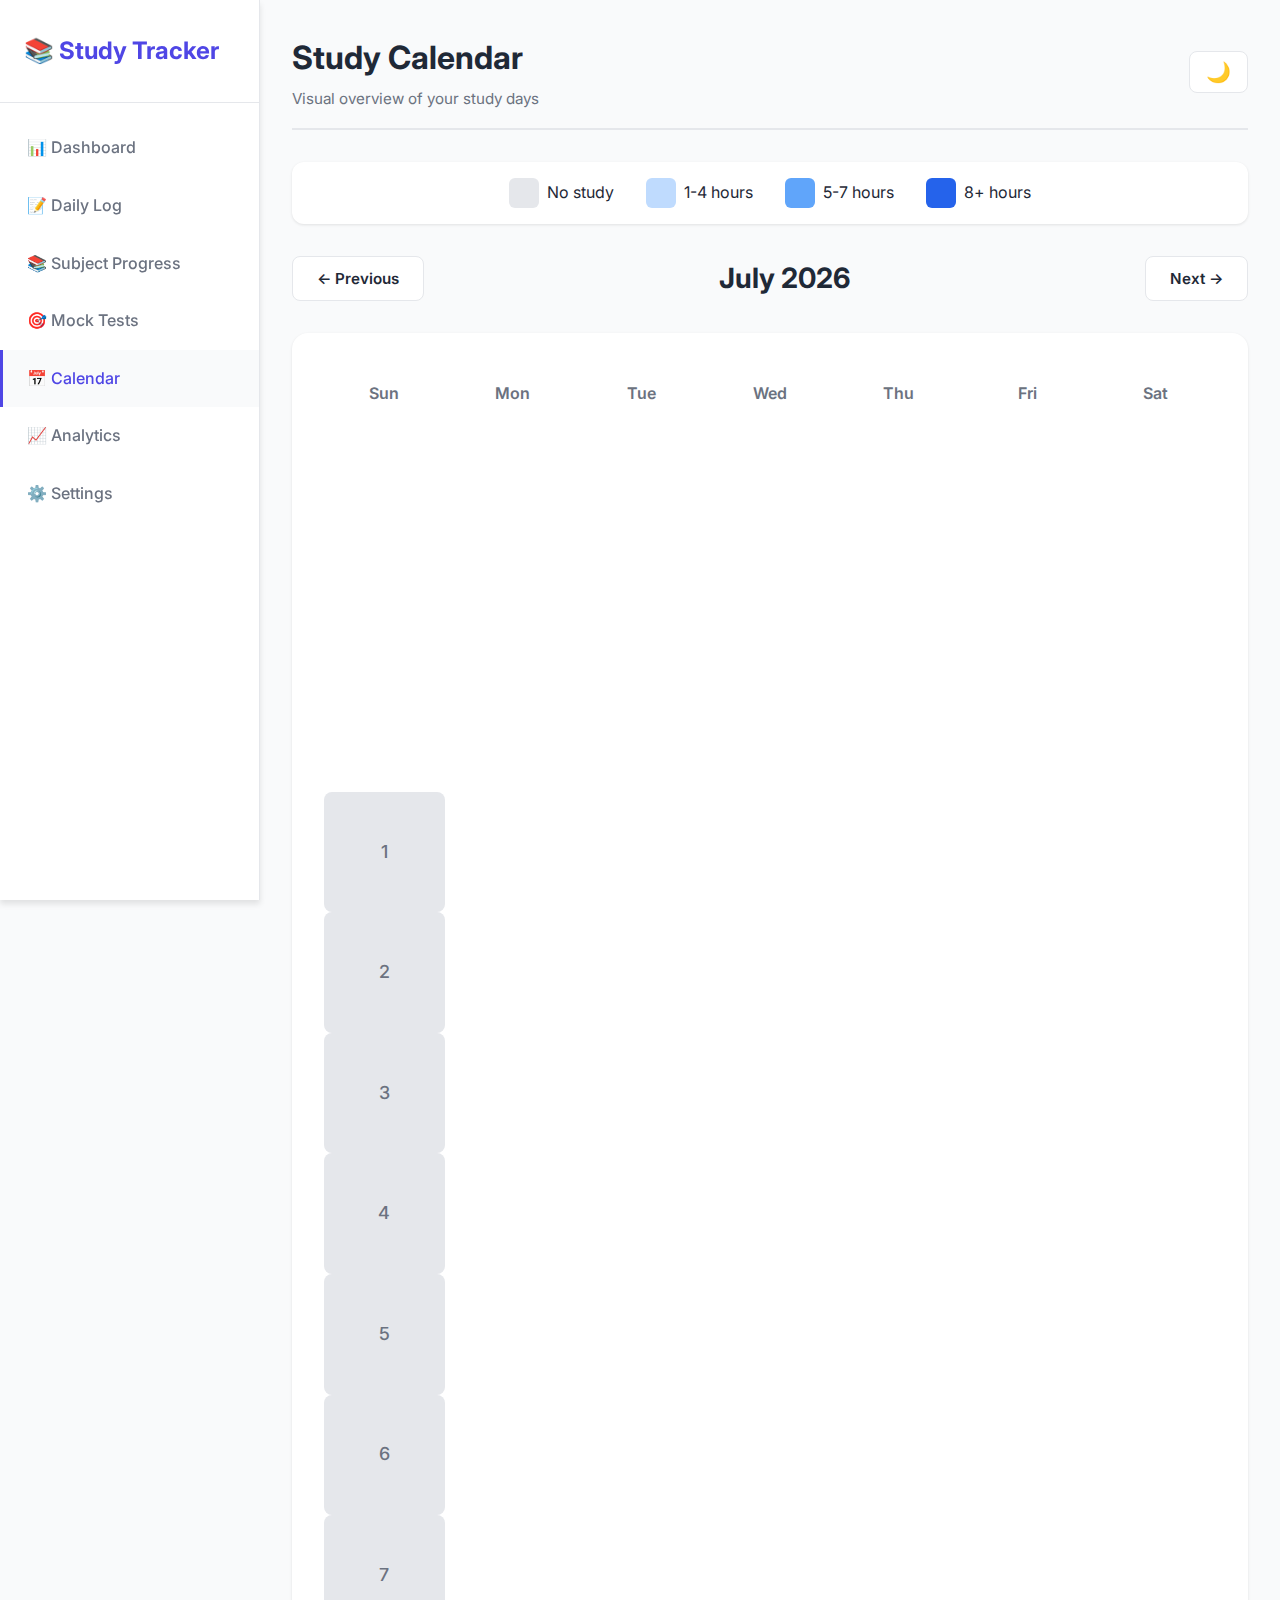
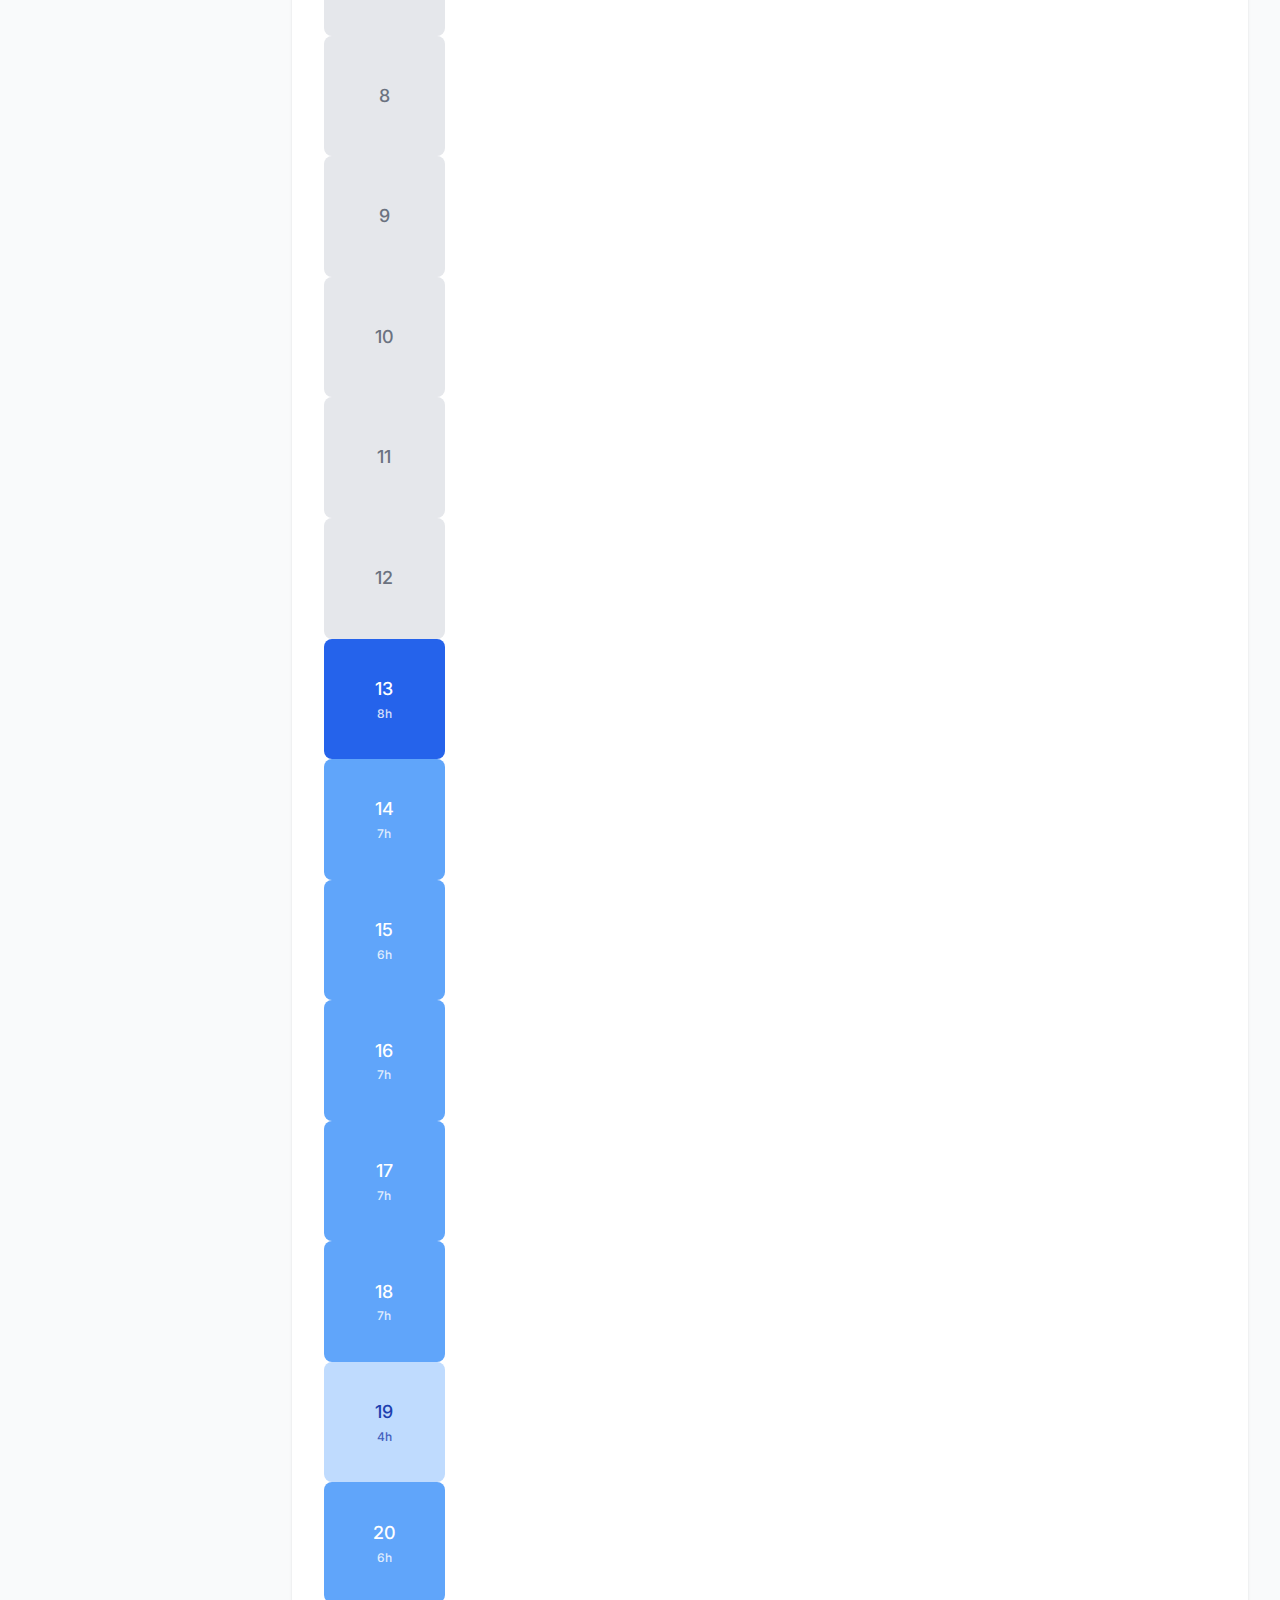
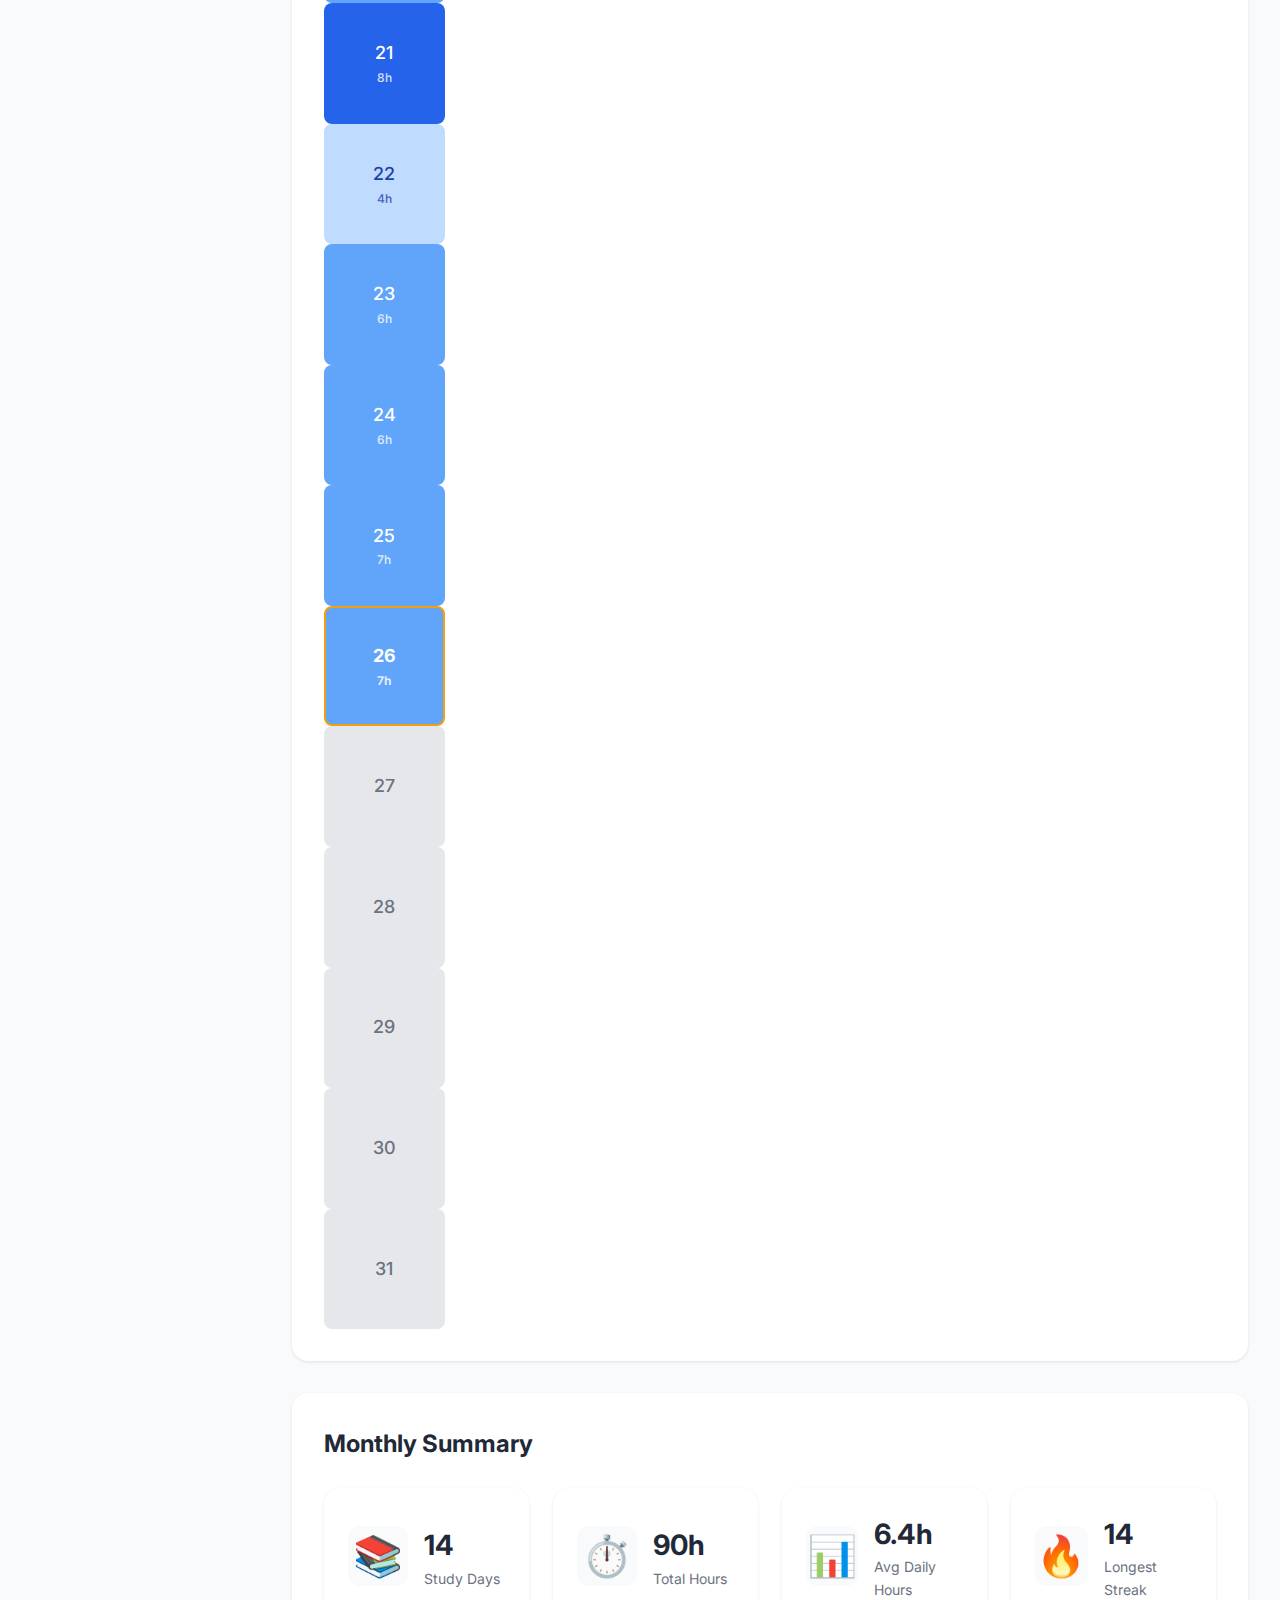
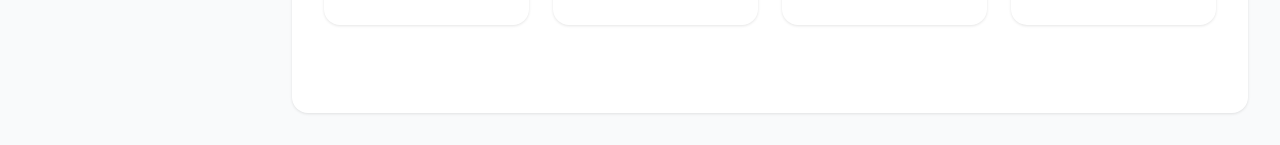
<file: calendar.html>
<!DOCTYPE html>
<html lang="en">
<head>
    <meta charset="UTF-8">
    <meta name="viewport" content="width=device-width, initial-scale=1.0">
    <title>Calendar - Study Progress Tracker</title>
    <link rel="preconnect" href="https://fonts.googleapis.com">
    <link rel="preconnect" href="https://fonts.gstatic.com" crossorigin>
    <link href="https://fonts.googleapis.com/css2?family=Inter:wght@300;400;500;600;700&display=swap" rel="stylesheet">
    <link rel="stylesheet" href="css/style.css">
</head>
<body>
    <!-- Navigation Sidebar -->
    <nav class="sidebar" id="sidebar">
        <div class="sidebar-header">
            <h2>📚 Study Tracker</h2>
            <button class="toggle-btn" id="toggleSidebar">☰</button>
        </div>
        <ul class="nav-menu">
            <li><a href="index.html">📊 Dashboard</a></li>
            <li><a href="daily-log.html">📝 Daily Log</a></li>
            <li><a href="subjects.html">📚 Subject Progress</a></li>
            <li><a href="mock-tests.html">🎯 Mock Tests</a></li>
            <li><a href="calendar.html" class="active">📅 Calendar</a></li>
            <li><a href="analytics.html">📈 Analytics</a></li>
            <li><a href="settings.html">⚙️ Settings</a></li>
        </ul>
    </nav>

    <!-- Main Content -->
    <main class="main-content">
        <header class="page-header">
            <div>
                <h1>Study Calendar</h1>
                <p class="subtitle">Visual overview of your study days</p>
            </div>
            <div class="header-actions">
                <button class="btn-icon" id="darkModeToggle" title="Toggle dark mode">🌙</button>
            </div>
        </header>

        <!-- Calendar Legend -->
        <div class="calendar-legend">
            <div class="legend-item">
                <span class="legend-color" style="background: #E5E7EB;"></span>
                <span>No study</span>
            </div>
            <div class="legend-item">
                <span class="legend-color" style="background: #BFDBFE;"></span>
                <span>1-4 hours</span>
            </div>
            <div class="legend-item">
                <span class="legend-color" style="background: #60A5FA;"></span>
                <span>5-7 hours</span>
            </div>
            <div class="legend-item">
                <span class="legend-color" style="background: #2563EB;"></span>
                <span>8+ hours</span>
            </div>
        </div>

        <!-- Calendar Navigation -->
        <div class="calendar-nav">
            <button class="btn-secondary" id="prevMonth">← Previous</button>
            <h2 id="currentMonth">November 2025</h2>
            <button class="btn-secondary" id="nextMonth">Next →</button>
        </div>

        <!-- Calendar Grid -->
        <div class="calendar-container">
            <div class="calendar-grid">
                <div class="calendar-header">Sun</div>
                <div class="calendar-header">Mon</div>
                <div class="calendar-header">Tue</div>
                <div class="calendar-header">Wed</div>
                <div class="calendar-header">Thu</div>
                <div class="calendar-header">Fri</div>
                <div class="calendar-header">Sat</div>
                <!-- Calendar days will be populated by JS -->
                <div id="calendarDays"></div>
            </div>
        </div>

        <!-- Selected Day Details -->
        <div class="day-details" id="dayDetails" style="display: none;">
            <h3>Study Details - <span id="selectedDate"></span></h3>
            <div id="dayDetailsContent">
                <!-- Will be populated by JS -->
            </div>
        </div>

        <!-- Monthly Summary -->
        <div class="monthly-summary">
            <h2>Monthly Summary</h2>
            <div class="stats-grid">
                <div class="stat-card">
                    <div class="stat-icon">📚</div>
                    <div class="stat-content">
                        <h3 id="monthStudyDays">0</h3>
                        <p>Study Days</p>
                    </div>
                </div>
                <div class="stat-card">
                    <div class="stat-icon">⏱️</div>
                    <div class="stat-content">
                        <h3 id="monthTotalHours">0h</h3>
                        <p>Total Hours</p>
                    </div>
                </div>
                <div class="stat-card">
                    <div class="stat-icon">📊</div>
                    <div class="stat-content">
                        <h3 id="monthAvgHours">0h</h3>
                        <p>Avg Daily Hours</p>
                    </div>
                </div>
                <div class="stat-card">
                    <div class="stat-icon">🔥</div>
                    <div class="stat-content">
                        <h3 id="monthStreak">0</h3>
                        <p>Longest Streak</p>
                    </div>
                </div>
            </div>
        </div>
    </main>

    <script src="js/storage.js"></script>
    <script src="js/utils.js"></script>
    <script src="js/app.js"></script>
</body>
</html>
</file>
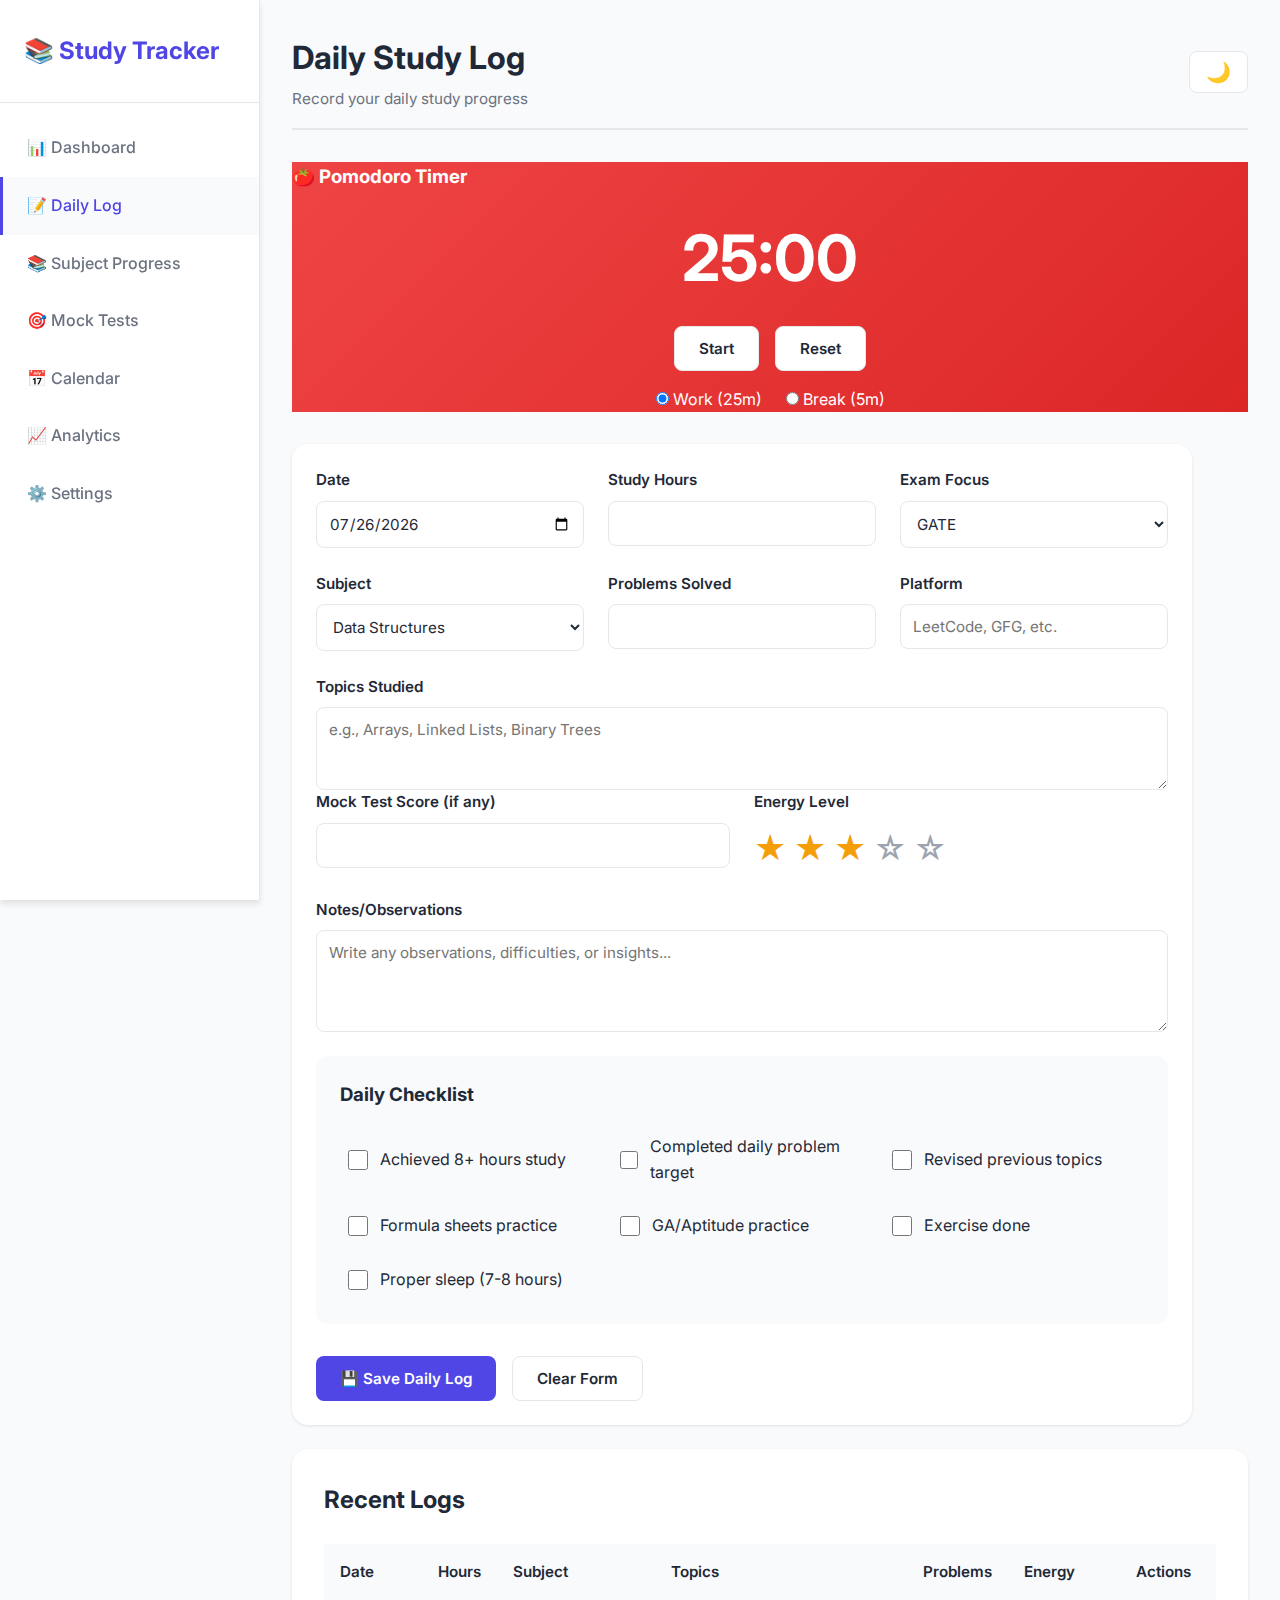
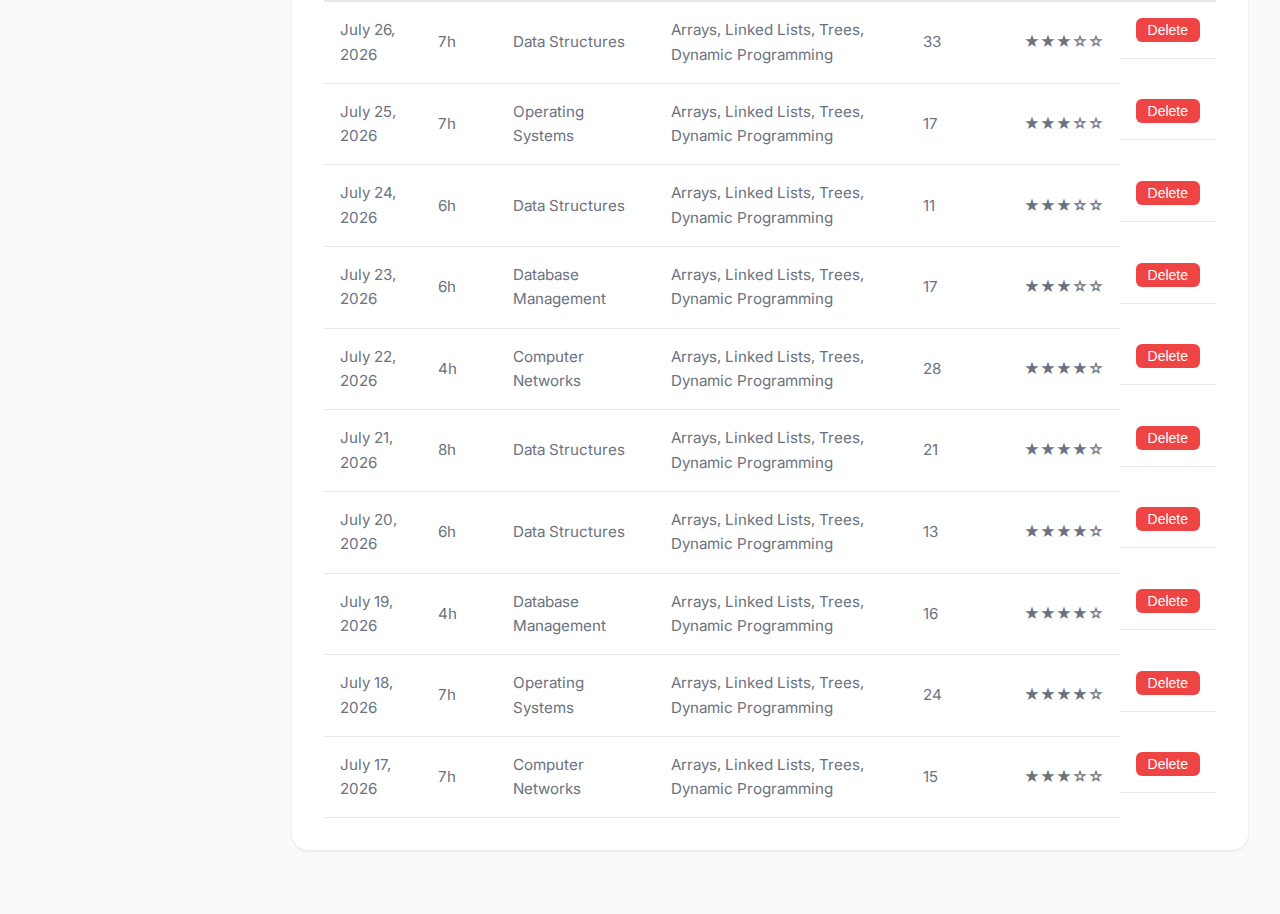
<file: daily-log.html>
<!DOCTYPE html>
<html lang="en">
<head>
    <meta charset="UTF-8">
    <meta name="viewport" content="width=device-width, initial-scale=1.0">
    <title>Daily Study Log - Study Progress Tracker</title>
    <link rel="preconnect" href="https://fonts.googleapis.com">
    <link rel="preconnect" href="https://fonts.gstatic.com" crossorigin>
    <link href="https://fonts.googleapis.com/css2?family=Inter:wght@300;400;500;600;700&display=swap" rel="stylesheet">
    <link rel="stylesheet" href="css/style.css">
</head>
<body>
    <!-- Navigation Sidebar -->
    <nav class="sidebar" id="sidebar">
        <div class="sidebar-header">
            <h2>📚 Study Tracker</h2>
            <button class="toggle-btn" id="toggleSidebar">☰</button>
        </div>
        <ul class="nav-menu">
            <li><a href="index.html">📊 Dashboard</a></li>
            <li><a href="daily-log.html" class="active">📝 Daily Log</a></li>
            <li><a href="subjects.html">📚 Subject Progress</a></li>
            <li><a href="mock-tests.html">🎯 Mock Tests</a></li>
            <li><a href="calendar.html">📅 Calendar</a></li>
            <li><a href="analytics.html">📈 Analytics</a></li>
            <li><a href="settings.html">⚙️ Settings</a></li>
        </ul>
    </nav>

    <!-- Main Content -->
    <main class="main-content">
        <header class="page-header">
            <div>
                <h1>Daily Study Log</h1>
                <p class="subtitle">Record your daily study progress</p>
            </div>
            <div class="header-actions">
                <button class="btn-icon" id="darkModeToggle" title="Toggle dark mode">🌙</button>
            </div>
        </header>

        <!-- Pomodoro Timer -->
        <div class="pomodoro-section">
            <div class="pomodoro-card">
                <h3>🍅 Pomodoro Timer</h3>
                <div class="pomodoro-display">
                    <div class="timer-display" id="pomodoroDisplay">25:00</div>
                    <div class="timer-controls">
                        <button class="btn-secondary" id="pomodoroStart">Start</button>
                        <button class="btn-secondary" id="pomodoroReset">Reset</button>
                    </div>
                    <div class="timer-mode">
                        <label><input type="radio" name="timerMode" value="25" checked> Work (25m)</label>
                        <label><input type="radio" name="timerMode" value="5"> Break (5m)</label>
                    </div>
                </div>
            </div>
        </div>

        <!-- Daily Log Form -->
        <div class="form-card">
            <form id="dailyLogForm">
                <div class="form-row">
                    <div class="form-group">
                        <label for="logDate">Date</label>
                        <input type="date" id="logDate" name="date" required>
                    </div>
                    <div class="form-group">
                        <label for="studyHours">Study Hours</label>
                        <input type="number" id="studyHours" name="studyHours" min="0" max="24" step="0.5" required>
                    </div>
                    <div class="form-group">
                        <label for="examFocus">Exam Focus</label>
                        <select id="examFocus" name="examFocus" required>
                            <option value="GATE">GATE</option>
                            <option value="UGC NET">UGC NET</option>
                            <option value="SEBI Grade A">SEBI Grade A</option>
                            <option value="All">All</option>
                        </select>
                    </div>
                </div>

                <div class="form-row">
                    <div class="form-group">
                        <label for="subject">Subject</label>
                        <select id="subject" name="subject" required>
                            <option value="Data Structures">Data Structures</option>
                            <option value="Algorithms">Algorithms</option>
                            <option value="Database Management">Database Management</option>
                            <option value="Operating Systems">Operating Systems</option>
                            <option value="Computer Networks">Computer Networks</option>
                            <option value="Computer Organization">Computer Organization</option>
                            <option value="Theory of Computation">Theory of Computation</option>
                            <option value="Compiler Design">Compiler Design</option>
                            <option value="Software Engineering">Software Engineering</option>
                            <option value="Web Technologies">Web Technologies</option>
                            <option value="General Aptitude">General Aptitude</option>
                            <option value="Mathematics">Mathematics</option>
                        </select>
                    </div>
                    <div class="form-group">
                        <label for="problemsSolved">Problems Solved</label>
                        <input type="number" id="problemsSolved" name="problemsSolved" min="0">
                    </div>
                    <div class="form-group">
                        <label for="platform">Platform</label>
                        <input type="text" id="platform" name="platform" placeholder="LeetCode, GFG, etc.">
                    </div>
                </div>

                <div class="form-group">
                    <label for="topics">Topics Studied</label>
                    <textarea id="topics" name="topics" rows="3" placeholder="e.g., Arrays, Linked Lists, Binary Trees"></textarea>
                </div>

                <div class="form-row">
                    <div class="form-group">
                        <label for="mockTestScore">Mock Test Score (if any)</label>
                        <input type="number" id="mockTestScore" name="mockTestScore" min="0" max="100">
                    </div>
                    <div class="form-group">
                        <label for="energyLevel">Energy Level</label>
                        <div class="star-rating">
                            <span class="star" data-value="1">☆</span>
                            <span class="star" data-value="2">☆</span>
                            <span class="star" data-value="3">☆</span>
                            <span class="star" data-value="4">☆</span>
                            <span class="star" data-value="5">☆</span>
                            <input type="hidden" id="energyLevel" name="energyLevel" value="3">
                        </div>
                    </div>
                </div>

                <div class="form-group">
                    <label for="notes">Notes/Observations</label>
                    <textarea id="notes" name="notes" rows="4" placeholder="Write any observations, difficulties, or insights..."></textarea>
                </div>

                <!-- Daily Checklist -->
                <div class="checklist-section">
                    <h3>Daily Checklist</h3>
                    <div class="checklist">
                        <label class="checkbox-item">
                            <input type="checkbox" name="studyHoursCheck">
                            <span>Achieved 8+ hours study</span>
                        </label>
                        <label class="checkbox-item">
                            <input type="checkbox" name="problemTargetCheck">
                            <span>Completed daily problem target</span>
                        </label>
                        <label class="checkbox-item">
                            <input type="checkbox" name="revisionCheck">
                            <span>Revised previous topics</span>
                        </label>
                        <label class="checkbox-item">
                            <input type="checkbox" name="formulaSheetsCheck">
                            <span>Formula sheets practice</span>
                        </label>
                        <label class="checkbox-item">
                            <input type="checkbox" name="aptitudeCheck">
                            <span>GA/Aptitude practice</span>
                        </label>
                        <label class="checkbox-item">
                            <input type="checkbox" name="exerciseCheck">
                            <span>Exercise done</span>
                        </label>
                        <label class="checkbox-item">
                            <input type="checkbox" name="sleepCheck">
                            <span>Proper sleep (7-8 hours)</span>
                        </label>
                    </div>
                </div>

                <div class="form-actions">
                    <button type="submit" class="btn-primary">💾 Save Daily Log</button>
                    <button type="button" class="btn-secondary" id="clearForm">Clear Form</button>
                </div>
            </form>
        </div>

        <!-- Recent Logs -->
        <div class="logs-section">
            <h2>Recent Logs</h2>
            <div class="table-container">
                <table class="data-table">
                    <thead>
                        <tr>
                            <th>Date</th>
                            <th>Hours</th>
                            <th>Subject</th>
                            <th>Topics</th>
                            <th>Problems</th>
                            <th>Energy</th>
                            <th>Actions</th>
                        </tr>
                    </thead>
                    <tbody id="recentLogs">
                        <tr>
                            <td colspan="7" class="no-data">No logs found</td>
                        </tr>
                    </tbody>
                </table>
            </div>
        </div>
    </main>

    <script src="js/storage.js"></script>
    <script src="js/utils.js"></script>
    <script src="js/app.js"></script>
</body>
</html>
</file>
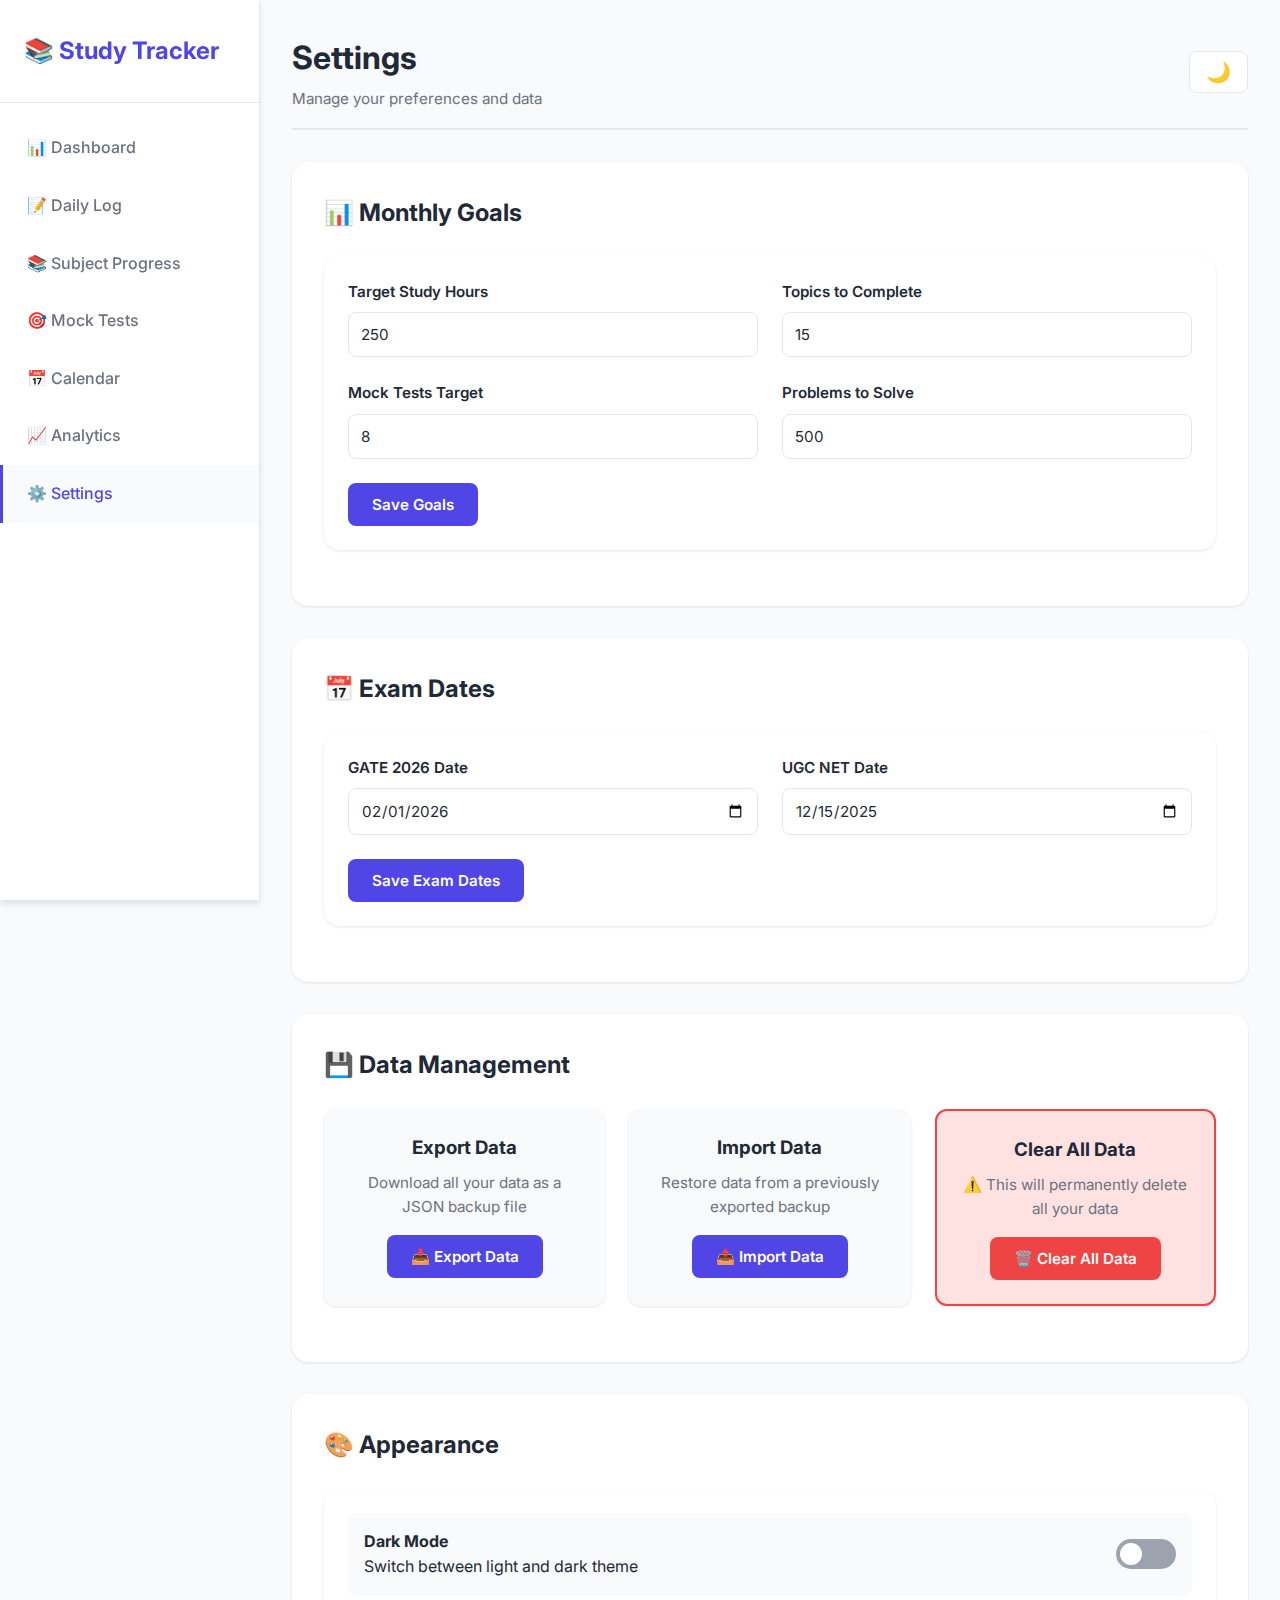
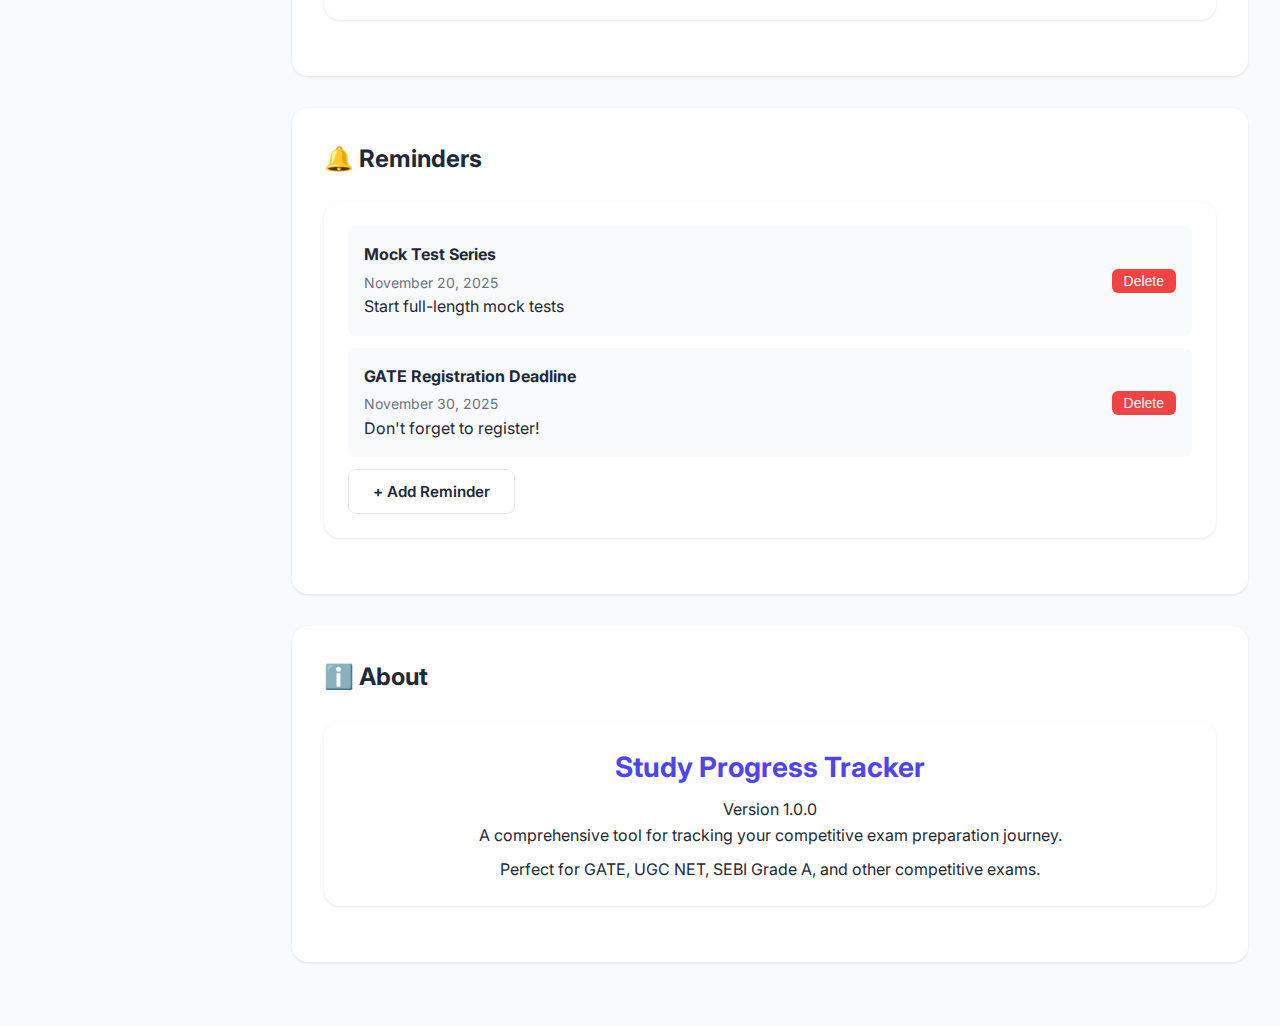
<file: settings.html>
<!DOCTYPE html>
<html lang="en">
<head>
    <meta charset="UTF-8">
    <meta name="viewport" content="width=device-width, initial-scale=1.0">
    <title>Settings - Study Progress Tracker</title>
    <link rel="preconnect" href="https://fonts.googleapis.com">
    <link rel="preconnect" href="https://fonts.gstatic.com" crossorigin>
    <link href="https://fonts.googleapis.com/css2?family=Inter:wght@300;400;500;600;700&display=swap" rel="stylesheet">
    <link rel="stylesheet" href="css/style.css">
</head>
<body>
    <!-- Navigation Sidebar -->
    <nav class="sidebar" id="sidebar">
        <div class="sidebar-header">
            <h2>📚 Study Tracker</h2>
            <button class="toggle-btn" id="toggleSidebar">☰</button>
        </div>
        <ul class="nav-menu">
            <li><a href="index.html">📊 Dashboard</a></li>
            <li><a href="daily-log.html">📝 Daily Log</a></li>
            <li><a href="subjects.html">📚 Subject Progress</a></li>
            <li><a href="mock-tests.html">🎯 Mock Tests</a></li>
            <li><a href="calendar.html">📅 Calendar</a></li>
            <li><a href="analytics.html">📈 Analytics</a></li>
            <li><a href="settings.html" class="active">⚙️ Settings</a></li>
        </ul>
    </nav>

    <!-- Main Content -->
    <main class="main-content">
        <header class="page-header">
            <div>
                <h1>Settings</h1>
                <p class="subtitle">Manage your preferences and data</p>
            </div>
            <div class="header-actions">
                <button class="btn-icon" id="darkModeToggle" title="Toggle dark mode">🌙</button>
            </div>
        </header>

        <!-- Goals Settings -->
        <div class="settings-section">
            <h2>📊 Monthly Goals</h2>
            <div class="form-card">
                <form id="goalsForm">
                    <div class="form-row">
                        <div class="form-group">
                            <label for="goalStudyHours">Target Study Hours</label>
                            <input type="number" id="goalStudyHours" name="studyHours" min="1" value="250">
                        </div>
                        <div class="form-group">
                            <label for="goalTopics">Topics to Complete</label>
                            <input type="number" id="goalTopics" name="topicsComplete" min="1" value="15">
                        </div>
                    </div>
                    <div class="form-row">
                        <div class="form-group">
                            <label for="goalMockTests">Mock Tests Target</label>
                            <input type="number" id="goalMockTests" name="mockTests" min="1" value="8">
                        </div>
                        <div class="form-group">
                            <label for="goalProblems">Problems to Solve</label>
                            <input type="number" id="goalProblems" name="problemsSolved" min="1" value="500">
                        </div>
                    </div>
                    <button type="submit" class="btn-primary">Save Goals</button>
                </form>
            </div>
        </div>

        <!-- Exam Dates Settings -->
        <div class="settings-section">
            <h2>📅 Exam Dates</h2>
            <div class="form-card">
                <form id="examDatesForm">
                    <div class="form-row">
                        <div class="form-group">
                            <label for="gateDate">GATE 2026 Date</label>
                            <input type="date" id="gateDate" name="gateDate" value="2026-02-01">
                        </div>
                        <div class="form-group">
                            <label for="netDate">UGC NET Date</label>
                            <input type="date" id="netDate" name="netDate" value="2025-12-15">
                        </div>
                    </div>
                    <button type="submit" class="btn-primary">Save Exam Dates</button>
                </form>
            </div>
        </div>

        <!-- Data Management -->
        <div class="settings-section">
            <h2>💾 Data Management</h2>
            <div class="data-management">
                <div class="data-card">
                    <h3>Export Data</h3>
                    <p>Download all your data as a JSON backup file</p>
                    <button class="btn-primary" id="exportDataBtn">📥 Export Data</button>
                </div>
                <div class="data-card">
                    <h3>Import Data</h3>
                    <p>Restore data from a previously exported backup</p>
                    <input type="file" id="importFileInput" accept=".json" style="display: none;">
                    <button class="btn-primary" id="importDataBtn">📤 Import Data</button>
                </div>
                <div class="data-card danger">
                    <h3>Clear All Data</h3>
                    <p>⚠️ This will permanently delete all your data</p>
                    <button class="btn-danger" id="clearDataBtn">🗑️ Clear All Data</button>
                </div>
            </div>
        </div>

        <!-- Appearance Settings -->
        <div class="settings-section">
            <h2>🎨 Appearance</h2>
            <div class="form-card">
                <div class="appearance-options">
                    <div class="option-item">
                        <div>
                            <h4>Dark Mode</h4>
                            <p>Switch between light and dark theme</p>
                        </div>
                        <label class="toggle-switch">
                            <input type="checkbox" id="darkModeSwitch">
                            <span class="slider"></span>
                        </label>
                    </div>
                </div>
            </div>
        </div>

        <!-- Reminders -->
        <div class="settings-section">
            <h2>🔔 Reminders</h2>
            <div class="form-card">
                <div id="remindersList" class="reminders-list">
                    <!-- Reminders will be populated by JS -->
                </div>
                <button class="btn-secondary" id="addReminderBtn">+ Add Reminder</button>
            </div>
        </div>

        <!-- About -->
        <div class="settings-section">
            <h2>ℹ️ About</h2>
            <div class="about-card">
                <h3>Study Progress Tracker</h3>
                <p>Version 1.0.0</p>
                <p>A comprehensive tool for tracking your competitive exam preparation journey.</p>
                <p class="mt-2">Perfect for GATE, UGC NET, SEBI Grade A, and other competitive exams.</p>
            </div>
        </div>

        <!-- Add Reminder Modal -->
        <div class="modal" id="reminderModal">
            <div class="modal-content">
                <div class="modal-header">
                    <h2>Add Reminder</h2>
                    <button class="close-btn" id="closeReminderModal">&times;</button>
                </div>
                <form id="reminderForm">
                    <div class="form-group">
                        <label for="reminderTitle">Title</label>
                        <input type="text" id="reminderTitle" name="title" required>
                    </div>
                    <div class="form-group">
                        <label for="reminderDate">Date</label>
                        <input type="date" id="reminderDate" name="date" required>
                    </div>
                    <div class="form-group">
                        <label for="reminderNotes">Notes</label>
                        <textarea id="reminderNotes" name="notes" rows="3"></textarea>
                    </div>
                    <div class="form-actions">
                        <button type="submit" class="btn-primary">Save Reminder</button>
                        <button type="button" class="btn-secondary" id="cancelReminderModal">Cancel</button>
                    </div>
                </form>
            </div>
        </div>
    </main>

    <script src="js/storage.js"></script>
    <script src="js/utils.js"></script>
    <script src="js/app.js"></script>
</body>
</html>
</file>
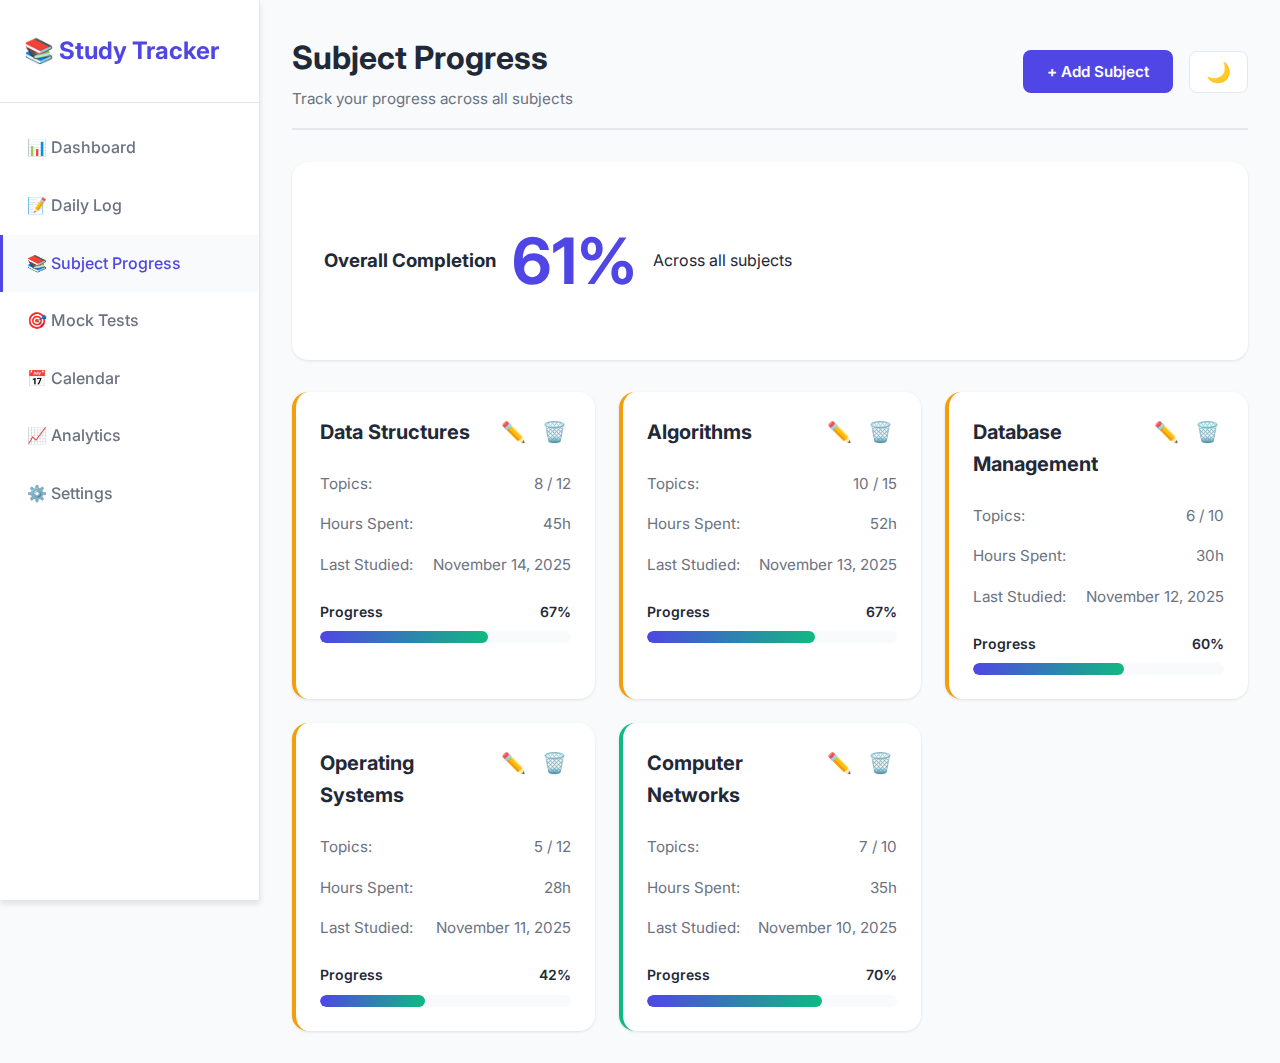
<file: subjects.html>
<!DOCTYPE html>
<html lang="en">
<head>
    <meta charset="UTF-8">
    <meta name="viewport" content="width=device-width, initial-scale=1.0">
    <title>Subject Progress - Study Progress Tracker</title>
    <link rel="preconnect" href="https://fonts.googleapis.com">
    <link rel="preconnect" href="https://fonts.gstatic.com" crossorigin>
    <link href="https://fonts.googleapis.com/css2?family=Inter:wght@300;400;500;600;700&display=swap" rel="stylesheet">
    <link rel="stylesheet" href="css/style.css">
</head>
<body>
    <!-- Navigation Sidebar -->
    <nav class="sidebar" id="sidebar">
        <div class="sidebar-header">
            <h2>📚 Study Tracker</h2>
            <button class="toggle-btn" id="toggleSidebar">☰</button>
        </div>
        <ul class="nav-menu">
            <li><a href="index.html">📊 Dashboard</a></li>
            <li><a href="daily-log.html">📝 Daily Log</a></li>
            <li><a href="subjects.html" class="active">📚 Subject Progress</a></li>
            <li><a href="mock-tests.html">🎯 Mock Tests</a></li>
            <li><a href="calendar.html">📅 Calendar</a></li>
            <li><a href="analytics.html">📈 Analytics</a></li>
            <li><a href="settings.html">⚙️ Settings</a></li>
        </ul>
    </nav>

    <!-- Main Content -->
    <main class="main-content">
        <header class="page-header">
            <div>
                <h1>Subject Progress</h1>
                <p class="subtitle">Track your progress across all subjects</p>
            </div>
            <div class="header-actions">
                <button class="btn-primary" id="addSubjectBtn">+ Add Subject</button>
                <button class="btn-icon" id="darkModeToggle" title="Toggle dark mode">🌙</button>
            </div>
        </header>

        <!-- Overall Progress -->
        <div class="overall-progress">
            <div class="stat-card">
                <h3>Overall Completion</h3>
                <div class="big-number" id="overallCompletion">0%</div>
                <p>Across all subjects</p>
            </div>
        </div>

        <!-- Subjects Grid -->
        <div class="subjects-grid" id="subjectsGrid">
            <!-- Subjects will be populated by JS -->
        </div>

        <!-- Add/Edit Subject Modal -->
        <div class="modal" id="subjectModal">
            <div class="modal-content">
                <div class="modal-header">
                    <h2 id="modalTitle">Add New Subject</h2>
                    <button class="close-btn" id="closeModal">&times;</button>
                </div>
                <form id="subjectForm">
                    <input type="hidden" id="subjectId" name="subjectId">
                    <div class="form-group">
                        <label for="subjectName">Subject Name</label>
                        <input type="text" id="subjectName" name="subjectName" required>
                    </div>
                    <div class="form-row">
                        <div class="form-group">
                            <label for="totalTopics">Total Topics</label>
                            <input type="number" id="totalTopics" name="totalTopics" min="1" required>
                        </div>
                        <div class="form-group">
                            <label for="completedTopics">Completed Topics</label>
                            <input type="number" id="completedTopics" name="completedTopics" min="0" required>
                        </div>
                    </div>
                    <div class="form-group">
                        <label for="hoursSpent">Hours Spent</label>
                        <input type="number" id="hoursSpent" name="hoursSpent" min="0" step="0.5" value="0">
                    </div>
                    <div class="form-actions">
                        <button type="submit" class="btn-primary">Save Subject</button>
                        <button type="button" class="btn-secondary" id="cancelModal">Cancel</button>
                    </div>
                </form>
            </div>
        </div>
    </main>

    <script src="js/storage.js"></script>
    <script src="js/utils.js"></script>
    <script src="js/app.js"></script>
</body>
</html>
</file>
<file: css/style.css>
/* ============================================
   Global Styles & Variables
   ============================================ */
:root {
    --primary: #4F46E5;
    --primary-dark: #4338CA;
    --secondary: #10B981;
    --accent: #F59E0B;
    --bg-light: #F9FAFB;
    --bg-white: #FFFFFF;
    --text-dark: #1F2937;
    --text-gray: #6B7280;
    --text-light: #9CA3AF;
    --success: #10B981;
    --warning: #F59E0B;
    --danger: #EF4444;
    --border: #E5E7EB;
    --shadow: 0 1px 3px rgba(0, 0, 0, 0.1);
    --shadow-md: 0 4px 6px rgba(0, 0, 0, 0.1);
    --shadow-lg: 0 10px 15px rgba(0, 0, 0, 0.1);
    --sidebar-width: 260px;
    --header-height: 80px;
    --transition: all 0.3s ease;
}

/* Dark Mode Variables */
body.dark-mode {
    --bg-light: #111827;
    --bg-white: #1F2937;
    --text-dark: #F9FAFB;
    --text-gray: #D1D5DB;
    --text-light: #9CA3AF;
    --border: #374151;
    --shadow: 0 1px 3px rgba(0, 0, 0, 0.3);
    --shadow-md: 0 4px 6px rgba(0, 0, 0, 0.3);
    --shadow-lg: 0 10px 15px rgba(0, 0, 0, 0.3);
}

* {
    margin: 0;
    padding: 0;
    box-sizing: border-box;
}

body {
    font-family: 'Inter', -apple-system, BlinkMacSystemFont, 'Segoe UI', sans-serif;
    background-color: var(--bg-light);
    color: var(--text-dark);
    line-height: 1.6;
    transition: var(--transition);
}

/* ============================================
   Layout Structure
   ============================================ */
.sidebar {
    position: fixed;
    left: 0;
    top: 0;
    width: var(--sidebar-width);
    height: 100vh;
    background: var(--bg-white);
    border-right: 1px solid var(--border);
    box-shadow: var(--shadow-md);
    z-index: 1000;
    transition: var(--transition);
    overflow-y: auto;
}

.sidebar-header {
    padding: 2rem 1.5rem;
    border-bottom: 1px solid var(--border);
    display: flex;
    justify-content: space-between;
    align-items: center;
}

.sidebar-header h2 {
    font-size: 1.5rem;
    color: var(--primary);
    font-weight: 700;
}

.toggle-btn {
    display: none;
    background: none;
    border: none;
    font-size: 1.5rem;
    cursor: pointer;
    color: var(--text-dark);
}

.nav-menu {
    list-style: none;
    padding: 1rem 0;
}

.nav-menu li a {
    display: block;
    padding: 1rem 1.5rem;
    color: var(--text-gray);
    text-decoration: none;
    transition: var(--transition);
    font-weight: 500;
    border-left: 3px solid transparent;
}

.nav-menu li a:hover {
    background: var(--bg-light);
    color: var(--primary);
    border-left-color: var(--primary);
}

.nav-menu li a.active {
    background: var(--bg-light);
    color: var(--primary);
    border-left-color: var(--primary);
}

.main-content {
    margin-left: var(--sidebar-width);
    padding: 2rem;
    min-height: 100vh;
    transition: var(--transition);
}

/* ============================================
   Page Header
   ============================================ */
.page-header {
    display: flex;
    justify-content: space-between;
    align-items: center;
    margin-bottom: 2rem;
    padding-bottom: 1rem;
    border-bottom: 2px solid var(--border);
}

.page-header h1 {
    font-size: 2rem;
    font-weight: 700;
    color: var(--text-dark);
    margin-bottom: 0.25rem;
}

.subtitle {
    color: var(--text-gray);
    font-size: 0.95rem;
}

.header-actions {
    display: flex;
    gap: 1rem;
    align-items: center;
}

/* ============================================
   Buttons
   ============================================ */
.btn-primary, .btn-secondary, .btn-danger, .btn-icon {
    padding: 0.75rem 1.5rem;
    border: none;
    border-radius: 0.5rem;
    font-weight: 600;
    cursor: pointer;
    transition: var(--transition);
    font-size: 0.95rem;
    font-family: inherit;
}

.btn-primary {
    background: var(--primary);
    color: white;
}

.btn-primary:hover {
    background: var(--primary-dark);
    transform: translateY(-2px);
    box-shadow: var(--shadow-md);
}

.btn-secondary {
    background: var(--bg-white);
    color: var(--text-dark);
    border: 1px solid var(--border);
}

.btn-secondary:hover {
    background: var(--bg-light);
    transform: translateY(-2px);
}

.btn-danger {
    background: var(--danger);
    color: white;
}

.btn-danger:hover {
    background: #DC2626;
    transform: translateY(-2px);
}

.btn-icon {
    padding: 0.5rem 1rem;
    background: var(--bg-white);
    border: 1px solid var(--border);
    font-size: 1.25rem;
}

.btn-icon:hover {
    background: var(--bg-light);
}

/* ============================================
   Cards
   ============================================ */
.card, .form-card, .stat-card, .chart-card, .countdown-card, .quote-card, 
.progress-card, .activity-section, .achievements-section, .data-card, .about-card {
    background: var(--bg-white);
    border-radius: 1rem;
    padding: 1.5rem;
    box-shadow: var(--shadow);
    margin-bottom: 1.5rem;
    transition: var(--transition);
}

.card:hover, .stat-card:hover, .chart-card:hover {
    box-shadow: var(--shadow-lg);
    transform: translateY(-2px);
}

/* ============================================
   Quote Card
   ============================================ */
.quote-card {
    background: linear-gradient(135deg, var(--primary) 0%, #6366F1 100%);
    color: white;
    text-align: center;
    padding: 2rem;
}

.quote-text {
    font-size: 1.25rem;
    font-style: italic;
    font-weight: 500;
}

/* ============================================
   Countdown Section
   ============================================ */
.countdown-section {
    display: grid;
    grid-template-columns: repeat(auto-fit, minmax(300px, 1fr));
    gap: 1.5rem;
    margin-bottom: 2rem;
}

.countdown-card {
    text-align: center;
    background: linear-gradient(135deg, var(--secondary) 0%, #059669 100%);
    color: white;
}

.countdown-card h3 {
    font-size: 1.25rem;
    margin-bottom: 1rem;
}

.countdown {
    display: flex;
    justify-content: center;
    gap: 2rem;
}

.countdown-item {
    display: flex;
    flex-direction: column;
}

.countdown .count {
    font-size: 2.5rem;
    font-weight: 700;
}

.countdown .label {
    font-size: 0.875rem;
    opacity: 0.9;
}

/* ============================================
   Stats Grid
   ============================================ */
.stats-grid {
    display: grid;
    grid-template-columns: repeat(auto-fit, minmax(200px, 1fr));
    gap: 1.5rem;
    margin-bottom: 2rem;
}

.stat-card {
    display: flex;
    align-items: center;
    gap: 1rem;
}

.stat-icon {
    font-size: 2.5rem;
    width: 60px;
    height: 60px;
    display: flex;
    align-items: center;
    justify-content: center;
    background: var(--bg-light);
    border-radius: 0.75rem;
}

.stat-content h3 {
    font-size: 1.75rem;
    font-weight: 700;
    color: var(--text-dark);
}

.stat-content p {
    color: var(--text-gray);
    font-size: 0.875rem;
}

.stat-card.highlight-success {
    border-left: 4px solid var(--success);
}

.stat-card.highlight-warning {
    border-left: 4px solid var(--warning);
}

/* ============================================
   Charts Section
   ============================================ */
.charts-section {
    display: grid;
    grid-template-columns: repeat(auto-fit, minmax(400px, 1fr));
    gap: 1.5rem;
    margin-bottom: 2rem;
}

.chart-card {
    padding: 2rem;
}

.chart-card h3 {
    margin-bottom: 1.5rem;
    font-size: 1.25rem;
    color: var(--text-dark);
}

.chart-card.wide {
    grid-column: 1 / -1;
}

/* ============================================
   Progress Section
   ============================================ */
.progress-section {
    background: var(--bg-white);
    border-radius: 1rem;
    padding: 2rem;
    box-shadow: var(--shadow);
    margin-bottom: 2rem;
}

.progress-section h2 {
    margin-bottom: 1.5rem;
    font-size: 1.5rem;
}

.progress-card {
    margin-bottom: 2rem;
}

.progress-header {
    display: flex;
    justify-content: space-between;
    margin-bottom: 0.5rem;
    font-weight: 600;
}

.progress-bar {
    width: 100%;
    height: 12px;
    background: var(--bg-light);
    border-radius: 1rem;
    overflow: hidden;
}

.progress-fill {
    height: 100%;
    background: linear-gradient(90deg, var(--primary), var(--secondary));
    border-radius: 1rem;
    transition: width 0.5s ease;
}

.goals-overview {
    display: grid;
    grid-template-columns: repeat(auto-fit, minmax(200px, 1fr));
    gap: 1rem;
}

.goal-item {
    padding: 1rem;
    background: var(--bg-light);
    border-radius: 0.5rem;
    display: flex;
    justify-content: space-between;
    align-items: center;
}

/* ============================================
   Form Styles
   ============================================ */
.form-card {
    max-width: 900px;
}

.form-row {
    display: grid;
    grid-template-columns: repeat(auto-fit, minmax(200px, 1fr));
    gap: 1.5rem;
    margin-bottom: 1.5rem;
}

.form-group {
    display: flex;
    flex-direction: column;
}

.form-group label {
    font-weight: 600;
    margin-bottom: 0.5rem;
    color: var(--text-dark);
    font-size: 0.95rem;
}

.form-group input,
.form-group select,
.form-group textarea {
    padding: 0.75rem;
    border: 1px solid var(--border);
    border-radius: 0.5rem;
    font-family: inherit;
    font-size: 0.95rem;
    background: var(--bg-white);
    color: var(--text-dark);
    transition: var(--transition);
}

.form-group input:focus,
.form-group select:focus,
.form-group textarea:focus {
    outline: none;
    border-color: var(--primary);
    box-shadow: 0 0 0 3px rgba(79, 70, 229, 0.1);
}

.form-actions {
    display: flex;
    gap: 1rem;
    margin-top: 2rem;
}

/* ============================================
   Star Rating
   ============================================ */
.star-rating {
    display: flex;
    gap: 0.5rem;
    font-size: 2rem;
}

.star {
    cursor: pointer;
    color: var(--text-light);
    transition: var(--transition);
}

.star.active,
.star:hover {
    color: var(--accent);
}

/* ============================================
   Checklist
   ============================================ */
.checklist-section {
    background: var(--bg-light);
    padding: 1.5rem;
    border-radius: 0.75rem;
    margin: 1.5rem 0;
}

.checklist-section h3 {
    margin-bottom: 1rem;
}

.checklist {
    display: grid;
    grid-template-columns: repeat(auto-fit, minmax(250px, 1fr));
    gap: 0.75rem;
}

.checkbox-item {
    display: flex;
    align-items: center;
    gap: 0.75rem;
    cursor: pointer;
    padding: 0.5rem;
    border-radius: 0.375rem;
    transition: var(--transition);
}

.checkbox-item:hover {
    background: var(--bg-white);
}

.checkbox-item input[type="checkbox"] {
    width: 20px;
    height: 20px;
    cursor: pointer;
}

/* ============================================
   Table Styles
   ============================================ */
.table-section, .logs-section {
    background: var(--bg-white);
    border-radius: 1rem;
    padding: 2rem;
    box-shadow: var(--shadow);
    margin-bottom: 2rem;
}

.table-section h2, .logs-section h2 {
    margin-bottom: 1.5rem;
}

.table-controls {
    display: flex;
    gap: 1rem;
    margin-bottom: 1rem;
    flex-wrap: wrap;
}

.search-input, .filter-select {
    padding: 0.75rem;
    border: 1px solid var(--border);
    border-radius: 0.5rem;
    font-family: inherit;
    background: var(--bg-white);
    color: var(--text-dark);
}

.search-input {
    flex: 1;
    min-width: 250px;
}

.table-container {
    overflow-x: auto;
}

.data-table {
    width: 100%;
    border-collapse: collapse;
    font-size: 0.95rem;
}

.data-table thead {
    background: var(--bg-light);
}

.data-table th {
    padding: 1rem;
    text-align: left;
    font-weight: 600;
    color: var(--text-dark);
    border-bottom: 2px solid var(--border);
    cursor: pointer;
}

.data-table th:hover {
    background: var(--border);
}

.data-table td {
    padding: 1rem;
    border-bottom: 1px solid var(--border);
    color: var(--text-gray);
}

.data-table tr:hover {
    background: var(--bg-light);
}

.no-data {
    text-align: center;
    padding: 2rem;
    color: var(--text-light);
    font-style: italic;
}

.table-actions {
    display: flex;
    gap: 0.5rem;
}

.action-btn {
    padding: 0.25rem 0.75rem;
    border: none;
    border-radius: 0.375rem;
    cursor: pointer;
    font-size: 0.875rem;
    transition: var(--transition);
}

.action-btn.edit {
    background: var(--primary);
    color: white;
}

.action-btn.delete {
    background: var(--danger);
    color: white;
}

.action-btn:hover {
    transform: scale(1.05);
}

/* ============================================
   Modal
   ============================================ */
.modal {
    display: none;
    position: fixed;
    top: 0;
    left: 0;
    width: 100%;
    height: 100%;
    background: rgba(0, 0, 0, 0.5);
    z-index: 2000;
    align-items: center;
    justify-content: center;
}

.modal.active {
    display: flex;
}

.modal-content {
    background: var(--bg-white);
    border-radius: 1rem;
    padding: 2rem;
    max-width: 600px;
    width: 90%;
    max-height: 90vh;
    overflow-y: auto;
    box-shadow: var(--shadow-lg);
}

.modal-header {
    display: flex;
    justify-content: space-between;
    align-items: center;
    margin-bottom: 1.5rem;
}

.modal-header h2 {
    font-size: 1.5rem;
}

.close-btn {
    background: none;
    border: none;
    font-size: 2rem;
    cursor: pointer;
    color: var(--text-gray);
    line-height: 1;
}

.close-btn:hover {
    color: var(--text-dark);
}

/* ============================================
   Subjects Grid
   ============================================ */
.subjects-grid {
    display: grid;
    grid-template-columns: repeat(auto-fill, minmax(300px, 1fr));
    gap: 1.5rem;
}

.subject-card {
    background: var(--bg-white);
    border-radius: 1rem;
    padding: 1.5rem;
    box-shadow: var(--shadow);
    transition: var(--transition);
    border-left: 4px solid var(--primary);
}

.subject-card:hover {
    box-shadow: var(--shadow-lg);
    transform: translateY(-5px);
}

.subject-card.status-low {
    border-left-color: var(--danger);
}

.subject-card.status-medium {
    border-left-color: var(--warning);
}

.subject-card.status-high {
    border-left-color: var(--success);
}

.subject-header {
    display: flex;
    justify-content: space-between;
    align-items: start;
    margin-bottom: 1rem;
}

.subject-header h3 {
    font-size: 1.25rem;
    color: var(--text-dark);
}

.subject-actions {
    display: flex;
    gap: 0.5rem;
}

.icon-btn {
    background: none;
    border: none;
    font-size: 1.25rem;
    cursor: pointer;
    padding: 0.25rem;
    transition: var(--transition);
}

.icon-btn:hover {
    transform: scale(1.2);
}

.subject-stats {
    margin: 1rem 0;
}

.stat-row {
    display: flex;
    justify-content: space-between;
    padding: 0.5rem 0;
    color: var(--text-gray);
    font-size: 0.95rem;
}

.subject-progress {
    margin-top: 1rem;
}

.progress-text {
    display: flex;
    justify-content: space-between;
    margin-bottom: 0.5rem;
    font-weight: 600;
    font-size: 0.875rem;
}

/* ============================================
   Calendar Styles
   ============================================ */
.calendar-legend {
    display: flex;
    gap: 2rem;
    justify-content: center;
    margin-bottom: 2rem;
    padding: 1rem;
    background: var(--bg-white);
    border-radius: 0.75rem;
    box-shadow: var(--shadow);
}

.legend-item {
    display: flex;
    align-items: center;
    gap: 0.5rem;
}

.legend-color {
    width: 30px;
    height: 30px;
    border-radius: 0.375rem;
}

.calendar-nav {
    display: flex;
    justify-content: space-between;
    align-items: center;
    margin-bottom: 2rem;
}

.calendar-nav h2 {
    font-size: 1.75rem;
}

.calendar-container {
    background: var(--bg-white);
    border-radius: 1rem;
    padding: 2rem;
    box-shadow: var(--shadow);
    margin-bottom: 2rem;
}

.calendar-grid {
    display: grid;
    grid-template-columns: repeat(7, 1fr);
    gap: 0.5rem;
}

.calendar-header {
    text-align: center;
    font-weight: 600;
    padding: 1rem;
    color: var(--text-gray);
}

.calendar-day {
    aspect-ratio: 1;
    display: flex;
    flex-direction: column;
    align-items: center;
    justify-content: center;
    border-radius: 0.5rem;
    cursor: pointer;
    transition: var(--transition);
    font-weight: 500;
    border: 2px solid transparent;
}

.calendar-day:hover {
    border-color: var(--primary);
    transform: scale(1.05);
}

.calendar-day.empty {
    background: transparent;
    cursor: default;
}

.calendar-day.no-study {
    background: #E5E7EB;
    color: var(--text-gray);
}

.calendar-day.light-study {
    background: #BFDBFE;
    color: #1E40AF;
}

.calendar-day.medium-study {
    background: #60A5FA;
    color: white;
}

.calendar-day.heavy-study {
    background: #2563EB;
    color: white;
}

.calendar-day.today {
    border-color: var(--accent);
    font-weight: 700;
}

.day-number {
    font-size: 1.125rem;
}

.day-hours {
    font-size: 0.75rem;
    opacity: 0.8;
}

.day-details {
    background: var(--bg-white);
    border-radius: 1rem;
    padding: 2rem;
    box-shadow: var(--shadow);
    margin-bottom: 2rem;
}

.day-details h3 {
    margin-bottom: 1rem;
    font-size: 1.5rem;
}

.monthly-summary {
    background: var(--bg-white);
    border-radius: 1rem;
    padding: 2rem;
    box-shadow: var(--shadow);
}

.monthly-summary h2 {
    margin-bottom: 1.5rem;
}

/* ============================================
   Analytics Styles
   ============================================ */
.consistency-section, .performance-section, .patterns-section {
    background: var(--bg-white);
    border-radius: 1rem;
    padding: 2rem;
    box-shadow: var(--shadow);
    margin-bottom: 2rem;
}

.consistency-grid {
    display: grid;
    grid-template-columns: repeat(auto-fit, minmax(250px, 1fr));
    gap: 1.5rem;
}

.consistency-card {
    text-align: center;
    padding: 2rem;
    background: var(--bg-light);
    border-radius: 0.75rem;
}

.big-number {
    font-size: 3rem;
    font-weight: 700;
    color: var(--primary);
    margin: 1rem 0;
}

.insights-grid {
    display: grid;
    grid-template-columns: repeat(auto-fit, minmax(300px, 1fr));
    gap: 1.5rem;
}

.insight-card {
    padding: 1.5rem;
    background: var(--bg-light);
    border-radius: 0.75rem;
    border-left: 4px solid var(--primary);
}

.insight-card h4 {
    margin-bottom: 0.5rem;
    color: var(--text-dark);
}

.insight-card p {
    color: var(--text-gray);
}

/* ============================================
   Activity & Achievements
   ============================================ */
.activity-section, .achievements-section {
    margin-bottom: 2rem;
}

.activity-list {
    max-height: 400px;
    overflow-y: auto;
}

.activity-item {
    padding: 1rem;
    border-left: 3px solid var(--primary);
    background: var(--bg-light);
    border-radius: 0.5rem;
    margin-bottom: 0.75rem;
}

.activity-date {
    font-size: 0.875rem;
    color: var(--text-light);
}

.achievements-grid {
    display: grid;
    grid-template-columns: repeat(auto-fit, minmax(200px, 1fr));
    gap: 1rem;
}

.achievement-badge {
    text-align: center;
    padding: 1.5rem;
    background: linear-gradient(135deg, var(--accent), #D97706);
    color: white;
    border-radius: 1rem;
    box-shadow: var(--shadow);
}

.achievement-badge.locked {
    background: var(--text-light);
    opacity: 0.5;
}

.achievement-icon {
    font-size: 3rem;
    margin-bottom: 0.5rem;
}

.achievement-badge h4 {
    font-size: 1rem;
    margin-bottom: 0.25rem;
}

.achievement-badge p {
    font-size: 0.875rem;
    opacity: 0.9;
}

/* ============================================
   Settings Page
   ============================================ */
.settings-section {
    background: var(--bg-white);
    border-radius: 1rem;
    padding: 2rem;
    box-shadow: var(--shadow);
    margin-bottom: 2rem;
}

.settings-section h2 {
    margin-bottom: 1.5rem;
    font-size: 1.5rem;
}

.data-management {
    display: grid;
    grid-template-columns: repeat(auto-fit, minmax(250px, 1fr));
    gap: 1.5rem;
}

.data-card {
    padding: 1.5rem;
    background: var(--bg-light);
    border-radius: 0.75rem;
    text-align: center;
}

.data-card h3 {
    margin-bottom: 0.5rem;
}

.data-card p {
    color: var(--text-gray);
    margin-bottom: 1rem;
    font-size: 0.95rem;
}

.data-card.danger {
    background: #FEE2E2;
    border: 2px solid var(--danger);
}

.appearance-options {
    display: flex;
    flex-direction: column;
    gap: 1rem;
}

.option-item {
    display: flex;
    justify-content: space-between;
    align-items: center;
    padding: 1rem;
    background: var(--bg-light);
    border-radius: 0.5rem;
}

.toggle-switch {
    position: relative;
    display: inline-block;
    width: 60px;
    height: 30px;
}

.toggle-switch input {
    opacity: 0;
    width: 0;
    height: 0;
}

.slider {
    position: absolute;
    cursor: pointer;
    top: 0;
    left: 0;
    right: 0;
    bottom: 0;
    background-color: var(--text-light);
    transition: var(--transition);
    border-radius: 30px;
}

.slider:before {
    position: absolute;
    content: "";
    height: 22px;
    width: 22px;
    left: 4px;
    bottom: 4px;
    background-color: white;
    transition: var(--transition);
    border-radius: 50%;
}

input:checked + .slider {
    background-color: var(--primary);
}

input:checked + .slider:before {
    transform: translateX(30px);
}

.reminders-list {
    max-height: 400px;
    overflow-y: auto;
}

.reminder-item {
    display: flex;
    justify-content: space-between;
    align-items: center;
    padding: 1rem;
    background: var(--bg-light);
    border-radius: 0.5rem;
    margin-bottom: 0.75rem;
}

.reminder-content h4 {
    margin-bottom: 0.25rem;
}

.reminder-date {
    font-size: 0.875rem;
    color: var(--text-gray);
}

.about-card {
    text-align: center;
}

.about-card h3 {
    color: var(--primary);
    font-size: 1.75rem;
    margin-bottom: 0.5rem;
}

.mt-2 {
    margin-top: 0.5rem;
}

/* ============================================
   Pomodoro Timer
   ============================================ */
.pomodoro-section {
    margin-bottom: 2rem;
}

.pomodoro-card {
    background: linear-gradient(135deg, var(--danger), #DC2626);
    color: white;
}

.pomodoro-display {
    text-align: center;
}

.timer-display {
    font-size: 4rem;
    font-weight: 700;
    margin: 1rem 0;
}

.timer-controls {
    display: flex;
    gap: 1rem;
    justify-content: center;
    margin-bottom: 1rem;
}

.timer-controls .btn-secondary {
    background: white;
    color: var(--text-dark);
}

.timer-mode {
    display: flex;
    gap: 1.5rem;
    justify-content: center;
}

.timer-mode label {
    cursor: pointer;
}

/* ============================================
   Overall Progress
   ============================================ */
.overall-progress {
    margin-bottom: 2rem;
}

.overall-progress .stat-card {
    text-align: center;
    padding: 2rem;
}

.overall-progress .big-number {
    font-size: 4rem;
    margin: 1rem 0;
}

/* ============================================
   Responsive Design
   ============================================ */
@media (max-width: 1024px) {
    :root {
        --sidebar-width: 220px;
    }
    
    .charts-section {
        grid-template-columns: 1fr;
    }
}

@media (max-width: 768px) {
    .sidebar {
        transform: translateX(-100%);
    }
    
    .sidebar.active {
        transform: translateX(0);
    }
    
    .toggle-btn {
        display: block;
    }
    
    .main-content {
        margin-left: 0;
        padding: 1rem;
    }
    
    .page-header {
        flex-direction: column;
        align-items: flex-start;
        gap: 1rem;
    }
    
    .stats-grid {
        grid-template-columns: repeat(auto-fit, minmax(150px, 1fr));
    }
    
    .countdown-section {
        grid-template-columns: 1fr;
    }
    
    .form-row {
        grid-template-columns: 1fr;
    }
    
    .calendar-grid {
        gap: 0.25rem;
    }
    
    .calendar-day {
        font-size: 0.875rem;
    }
    
    .day-number {
        font-size: 1rem;
    }
    
    .day-hours {
        font-size: 0.625rem;
    }
    
    .timer-display {
        font-size: 3rem;
    }
    
    .modal-content {
        width: 95%;
        padding: 1.5rem;
    }
    
    .data-table {
        font-size: 0.875rem;
    }
    
    .data-table th,
    .data-table td {
        padding: 0.75rem;
    }
}

@media (max-width: 480px) {
    .sidebar-header h2 {
        font-size: 1.25rem;
    }
    
    .page-header h1 {
        font-size: 1.5rem;
    }
    
    .stats-grid {
        grid-template-columns: 1fr;
    }
    
    .countdown {
        gap: 1rem;
    }
    
    .countdown .count {
        font-size: 2rem;
    }
    
    .big-number {
        font-size: 2rem;
    }
    
    .checklist {
        grid-template-columns: 1fr;
    }
}

/* ============================================
   Utilities
   ============================================ */
.text-center {
    text-align: center;
}

.mb-1 {
    margin-bottom: 0.5rem;
}

.mb-2 {
    margin-bottom: 1rem;
}

.mb-3 {
    margin-bottom: 1.5rem;
}

.hidden {
    display: none;
}

/* ============================================
   Animations
   ============================================ */
@keyframes fadeIn {
    from {
        opacity: 0;
        transform: translateY(20px);
    }
    to {
        opacity: 1;
        transform: translateY(0);
    }
}

.fade-in {
    animation: fadeIn 0.5s ease;
}

/* Scrollbar Styling */
::-webkit-scrollbar {
    width: 10px;
    height: 10px;
}

::-webkit-scrollbar-track {
    background: var(--bg-light);
}

::-webkit-scrollbar-thumb {
    background: var(--text-light);
    border-radius: 5px;
}

::-webkit-scrollbar-thumb:hover {
    background: var(--text-gray);
}
</file>
